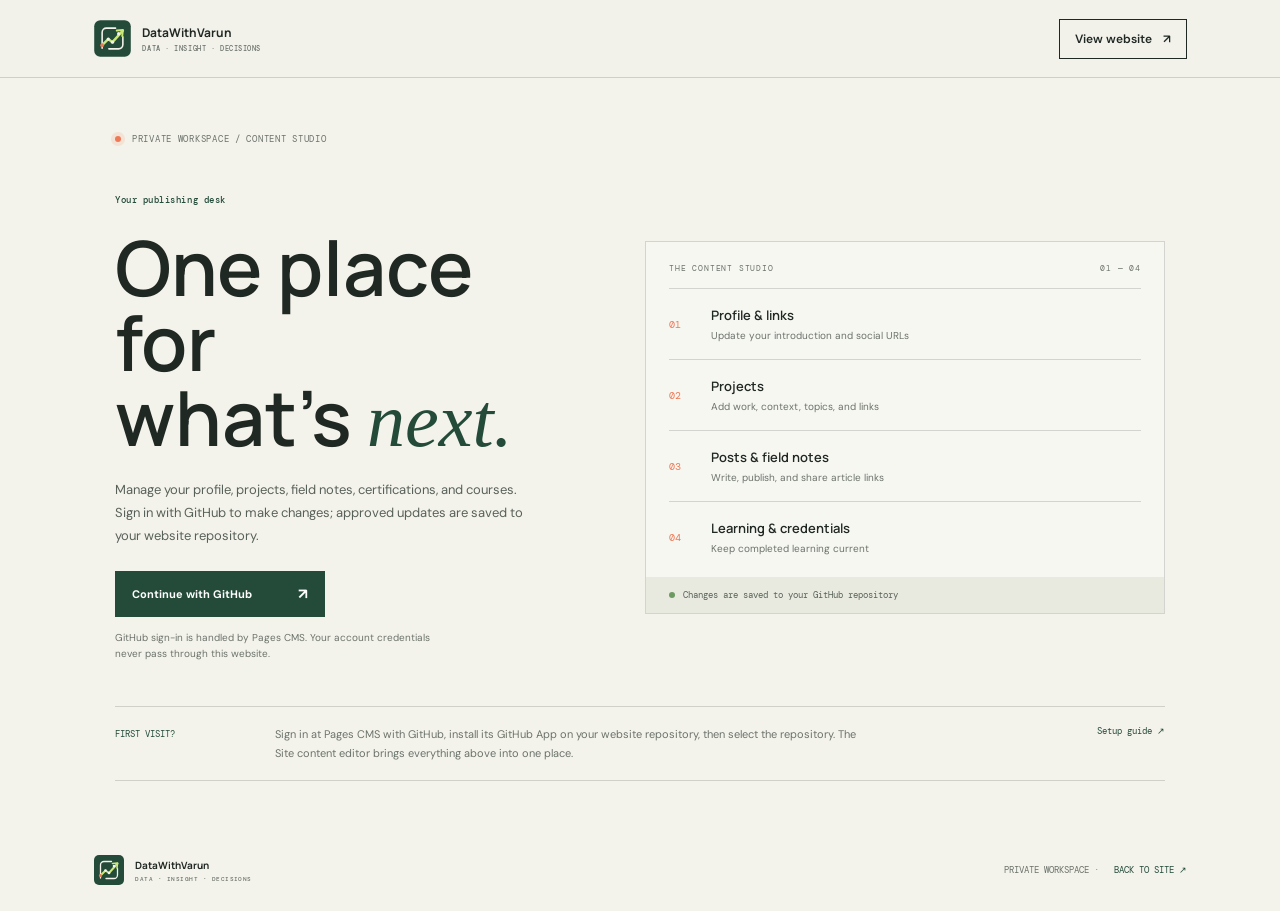
<file: admin.html>
<!doctype html>
<html lang="en">
  <head>
    <meta charset="utf-8">
    <meta name="viewport" content="width=device-width, initial-scale=1">
    <meta name="theme-color" content="#f3f3eb">
    <meta name="robots" content="noindex, nofollow">
    <title>Studio — DataWithVarun</title>
    <link rel="icon" href="assets/datawithvarun-mark.svg" type="image/svg+xml">
    <link rel="preconnect" href="https://fonts.googleapis.com">
    <link rel="preconnect" href="https://fonts.gstatic.com" crossorigin>
    <link href="https://fonts.googleapis.com/css2?family=DM+Mono:wght@400;500&family=DM+Sans:wght@400;500;600;700&family=Manrope:wght@400;500;600;700;800&display=swap" rel="stylesheet">
    <link rel="stylesheet" href="styles.css">
  </head>
  <body class="admin-page">
    <header class="site-header admin-header">
      <a class="wordmark" href="index.html" aria-label="DataWithVarun home"><img class="brand-mark" src="assets/datawithvarun-mark.svg" alt=""><span class="brand-type"><strong>DataWithVarun</strong><span>DATA · INSIGHT · DECISIONS</span></span></a>
      <a class="header-link" href="index.html">View website <span aria-hidden="true">↗</span></a>
    </header>
    <main class="admin-main">
      <div class="admin-overline"><span class="status-dot"></span> PRIVATE WORKSPACE / CONTENT STUDIO</div>
      <div class="admin-layout">
        <section class="admin-intro">
          <p class="eyebrow">Your publishing desk</p>
          <h1>One place for<br>what’s <em>next.</em></h1>
          <p class="admin-description">Manage your profile, projects, field notes, certifications, and courses. Sign in with GitHub to make changes; approved updates are saved to your website repository.</p>
          <a class="button button-dark admin-login" href="https://app.pagescms.org/" target="_blank" rel="noreferrer">Continue with GitHub <span aria-hidden="true">↗</span></a>
          <p class="admin-footnote">GitHub sign-in is handled by Pages CMS. Your account credentials never pass through this website.</p>
        </section>
        <aside class="admin-panel" aria-label="Workspace guide">
          <div class="panel-topline"><span>THE CONTENT STUDIO</span><span>01 — 04</span></div>
          <div class="admin-item"><span class="admin-item-index">01</span><span><strong>Profile &amp; links</strong><small>Update your introduction and social URLs</small></span></div>
          <div class="admin-item"><span class="admin-item-index">02</span><span><strong>Projects</strong><small>Add work, context, topics, and links</small></span></div>
          <div class="admin-item"><span class="admin-item-index">03</span><span><strong>Posts &amp; field notes</strong><small>Write, publish, and share article links</small></span></div>
          <div class="admin-item"><span class="admin-item-index">04</span><span><strong>Learning &amp; credentials</strong><small>Keep completed learning current</small></span></div>
          <div class="panel-status"><span></span> Changes are saved to your GitHub repository</div>
        </aside>
      </div>
      <div class="admin-setup"><span>FIRST VISIT?</span><p>Sign in at Pages CMS with GitHub, install its GitHub App on your website repository, then select the repository. The Site content editor brings everything above into one place.</p><a href="https://pagescms.org/docs/quick-start/" target="_blank" rel="noreferrer">Setup guide ↗</a></div>
    </main>
    <footer class="site-footer admin-footer"><a class="wordmark footer-wordmark" href="index.html"><img class="brand-mark" src="assets/datawithvarun-mark.svg" alt=""><span class="brand-type"><strong>DataWithVarun</strong><span>DATA · INSIGHT · DECISIONS</span></span></a><span class="copyright">PRIVATE WORKSPACE · <a href="index.html">BACK TO SITE ↗</a></span></footer>
  </body>
</html>
</file>
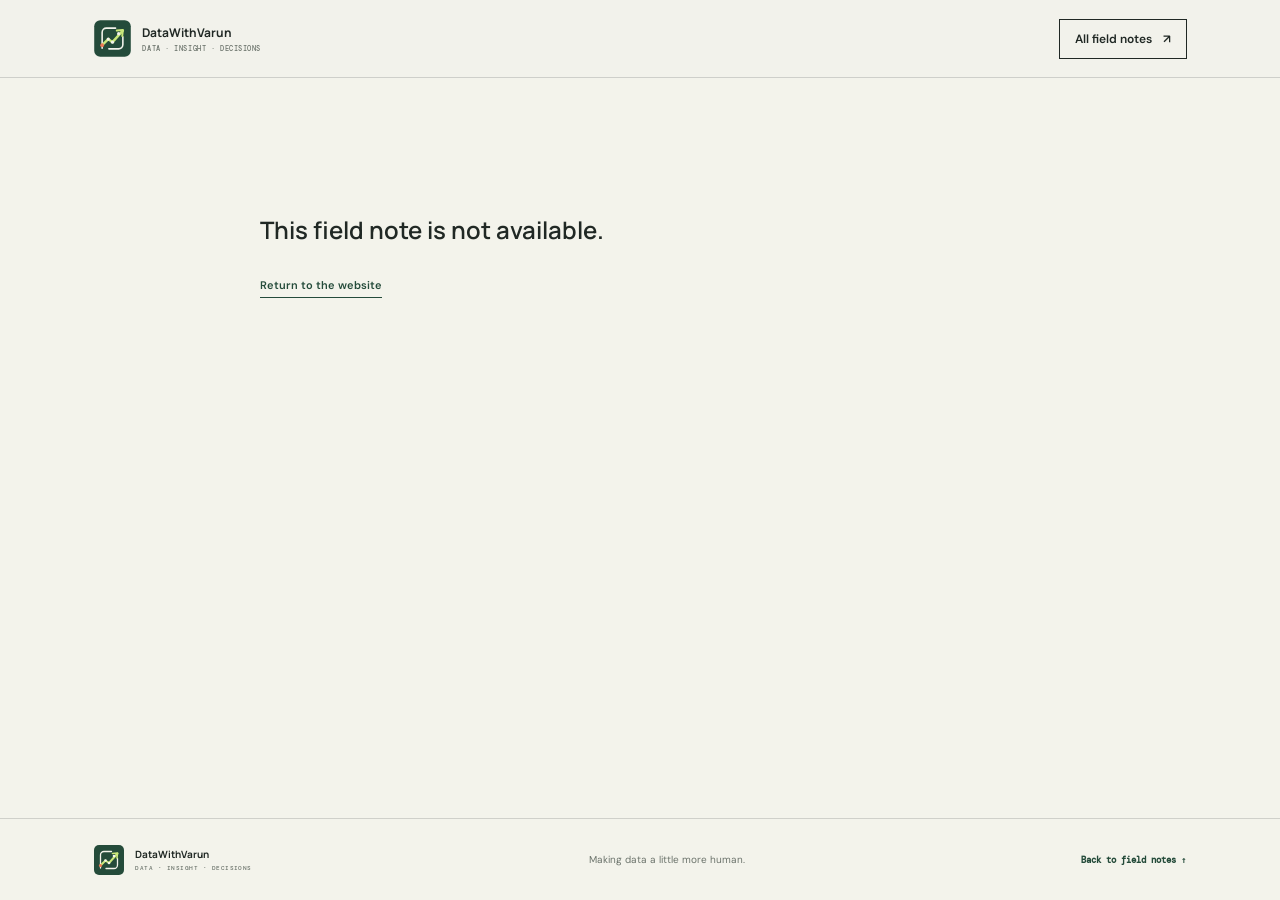
<file: article.html>
<!doctype html>
<html lang="en">
  <head>
    <meta charset="utf-8">
    <meta name="viewport" content="width=device-width, initial-scale=1">
    <meta name="theme-color" content="#f3f3eb">
    <meta name="description" content="A field note from DataWithVarun.">
    <title>Field note — DataWithVarun</title>
    <link rel="icon" href="assets/datawithvarun-mark.svg" type="image/svg+xml">
    <link rel="preconnect" href="https://fonts.googleapis.com">
    <link rel="preconnect" href="https://fonts.gstatic.com" crossorigin>
    <link href="https://fonts.googleapis.com/css2?family=DM+Mono:wght@400;500&family=DM+Sans:wght@400;500;600;700&family=Manrope:wght@400;500;600;700;800&display=swap" rel="stylesheet">
    <link rel="stylesheet" href="styles.css">
    <script src="article.js" defer></script>
  </head>
  <body class="article-page">
    <header class="site-header">
      <a class="wordmark" href="index.html" aria-label="DataWithVarun home"><img class="brand-mark" src="assets/datawithvarun-mark.svg" alt=""><span class="brand-type"><strong>DataWithVarun</strong><span>DATA · INSIGHT · DECISIONS</span></span></a>
      <a class="header-link" href="index.html#notes">All field notes <span aria-hidden="true">↗</span></a>
    </header>
    <main class="article-main" id="article-content" aria-live="polite"><p class="eyebrow">LOADING FIELD NOTE</p></main>
    <footer class="site-footer"><a class="wordmark footer-wordmark" href="index.html"><img class="brand-mark" src="assets/datawithvarun-mark.svg" alt=""><span class="brand-type"><strong>DataWithVarun</strong><span>DATA · INSIGHT · DECISIONS</span></span></a><p>Making data a little more human.</p><a class="footer-back" href="index.html#notes">Back to field notes ↑</a></footer>
  </body>
</html>
</file>
<file: styles.css>
:root {
  color-scheme: light;
  --paper: #f3f3eb;
  --ink: #202824;
  --muted: #6b736b;
  --green: #244b3a;
  --lime: #c9e77a;
  --orange: #ed7957;
  --line: rgba(32, 40, 36, .17);
  --sans: "DM Sans", sans-serif;
  --display: "Manrope", sans-serif;
  --mono: "DM Mono", monospace;
}

* { box-sizing: border-box; }
html { scroll-behavior: smooth; scroll-padding-top: 88px; }
body { margin: 0; background: var(--paper); color: var(--ink); font-family: var(--sans); -webkit-font-smoothing: antialiased; }
a { color: inherit; text-decoration: none; }
button { font: inherit; }
.skip-link { position: absolute; top: -50px; left: 16px; z-index: 30; padding: 10px 14px; background: var(--lime); color: var(--ink); }
.skip-link:focus { top: 12px; }
.site-header { height: 78px; padding: 0 7.3%; display: flex; align-items: center; justify-content: space-between; border-bottom: 1px solid var(--line); position: relative; z-index: 10; background: rgba(243, 243, 235, .95); }
.wordmark { display: inline-flex; align-items: center; gap: 10px; font: 700 14px var(--display); }
.brand-mark { display: block; width: 39px; height: 39px; flex: none; }
.brand-type { display: flex; flex-direction: column; gap: 3px; line-height: 1; }
.brand-type strong { font: 700 12px var(--display); letter-spacing: 0; }
.brand-type > span { color: var(--muted); font: 500 7px var(--mono); letter-spacing: .08em; }
.wordmark-mark { display: grid; place-items: center; width: 32px; height: 32px; color: var(--paper); background: var(--green); font: 700 12px var(--mono); }
.wordmark-mark span, .connect-mark span { color: var(--lime); }
.site-nav { display: flex; align-items: center; gap: 34px; margin-left: 42px; }
.site-nav a, .header-link { font-size: 12px; font-weight: 600; }
.site-nav a { color: #555e57; transition: color .2s ease; }
.site-nav a:hover, .footer-links a:hover { color: var(--orange); }
.header-link { padding: 11px 15px; border: 1px solid var(--ink); transition: background .2s, color .2s; }
.header-link span { margin-left: 8px; }
.header-link:hover { background: var(--ink); color: var(--paper); }
.menu-toggle { display: none; }

.hero { min-height: 625px; padding: 76px 13.8% 60px 15.8%; display: grid; grid-template-columns: 1.1fr .9fr; align-items: center; gap: 5%; position: relative; overflow: hidden; }
.hero::before { content: ""; position: absolute; width: 420px; height: 420px; right: 13%; top: 17%; border: 1px solid rgba(36, 75, 58, .13); border-radius: 50%; }
.hero-copy { position: relative; z-index: 2; padding-bottom: 17px; }
.eyebrow, .section-kicker, .card-meta, .note-category, .learning-kind { font: 500 9px var(--mono); letter-spacing: .06em; }
.eyebrow { color: var(--green); display: flex; align-items: center; gap: 8px; margin: 0 0 24px; }
.status-dot { width: 7px; height: 7px; background: var(--orange); border-radius: 50%; box-shadow: 0 0 0 4px rgba(237, 121, 87, .14); }
h1, h2, h3, p { margin-top: 0; }
h1, h2 { font-family: var(--display); font-weight: 600; letter-spacing: 0; }
h1 { margin-bottom: 21px; font-size: clamp(52px, 6.2vw, 83px); line-height: .99; }
h1 em, h2 em { color: var(--green); font-family: Georgia, serif; font-weight: 400; }
.hero-intro { max-width: 420px; color: #566159; font-size: 14px; line-height: 1.8; }
.hero-actions { display: flex; align-items: center; gap: 26px; margin-top: 27px; }
.button { display: inline-flex; align-items: center; justify-content: space-between; gap: 23px; min-height: 46px; padding: 0 17px; font-size: 11px; font-weight: 700; transition: transform .2s, background .2s; }
.button:hover { transform: translateY(-2px); }
.button-dark { background: var(--green); color: white; }
.button-dark:hover { background: var(--ink); }
.button-dark span, .button-light span { font-size: 15px; }
.text-link, .underlined-link { font-size: 11px; font-weight: 600; }
.text-link span { margin-left: 8px; color: var(--green); }
.hero-socials { display: flex; gap: 24px; margin-top: 43px; }
.hero-socials a { color: var(--green); font: 700 13px var(--display); }
.hero-socials a span { margin-left: 5px; color: #6b736b; font: 500 10px var(--sans); }
.hero-visual { min-height: 418px; display: grid; place-items: center; position: relative; }
.portrait-frame { width: min(100%, 328px); height: 408px; padding: 10px; background: white; border: 1px solid var(--line); transform: rotate(2deg); box-shadow: 0 18px 45px rgba(31, 48, 37, .11); }
.portrait-frame img { width: 100%; height: 100%; display: block; object-fit: cover; object-position: center 42%; filter: saturate(.82); }
.portrait-note { position: absolute; bottom: 21px; left: 1px; display: flex; align-items: center; gap: 9px; padding: 10px 12px; background: var(--lime); font: 500 10px/1.4 var(--mono); transform: rotate(-4deg); }
.note-rule { width: 20px; height: 1px; background: var(--ink); }
.orbit-label { position: absolute; color: var(--green); font: 500 9px var(--mono); letter-spacing: .13em; }
.orbit-top { top: 13px; right: -20px; transform: rotate(90deg); }
.orbit-bottom { bottom: 16px; right: -23px; transform: rotate(90deg); }
.hero-spark { position: absolute; top: 27px; left: 15px; color: var(--orange); font-size: 31px; animation: turn 18s linear infinite; }
.hero-index { position: absolute; right: 7.3%; bottom: 29px; display: flex; align-items: center; gap: 9px; color: var(--muted); font: 9px var(--mono); }
.hero-index > span:first-child { color: var(--orange); }
.index-line { width: 55px; height: 1px; background: var(--line); }

.tool-belt { padding: 18px 0 20px; overflow: hidden; border-top: 1px solid var(--line); border-bottom: 1px solid var(--line); background: #e8eae0; }
.tool-belt-heading { display: flex; justify-content: space-between; padding: 0 13.8% 15px; color: var(--muted); font: 500 8px var(--mono); letter-spacing: .08em; }
.tool-belt-viewport { overflow: hidden; }
.tool-belt-track { display: flex; width: max-content; animation: tool-belt-scroll 38s linear infinite; }
.tool-belt:hover .tool-belt-track, .tool-belt:focus-within .tool-belt-track { animation-play-state: paused; }
.tool-belt-group { display: flex; flex: none; align-items: center; gap: 48px; padding-right: 48px; }
.tool-belt-item { display: inline-flex; min-width: 128px; align-items: center; gap: 11px; color: #414b43; font: 600 11px var(--display); white-space: nowrap; }
.tool-belt-item img { display: block; width: 22px; height: 22px; object-fit: contain; }
.tool-belt-glyph { display: grid; width: 22px; height: 22px; flex: none; place-items: center; border: 1px solid rgba(32,40,36,.2); background: #f3f3eb; color: var(--green); font: 700 8px var(--mono); }

.intro-band { padding: 38px 13.8% 45px; background: #e8eae0; }
.section-kicker { display: flex; justify-content: space-between; padding-bottom: 15px; border-bottom: 1px solid var(--line); color: var(--muted); }
.intro-layout { display: grid; grid-template-columns: 1.05fr .95fr; gap: 8%; align-items: start; padding: 48px 0 40px; }
h2 { margin-bottom: 0; font-size: clamp(39px, 4.3vw, 57px); line-height: 1.08; }
.intro-text { max-width: 405px; padding-top: 5px; color: #586159; font-size: 13px; line-height: 1.8; }
.underlined-link { display: inline-block; margin-top: 8px; padding-bottom: 5px; color: var(--green); border-bottom: 1px solid var(--green); }
.underlined-link span { margin-left: 8px; }
.audience-strip { display: grid; grid-template-columns: repeat(4, 1fr); padding-top: 18px; border-top: 1px solid var(--line); }
.audience-strip span { color: #535d54; font: 500 10px var(--mono); }
.audience-strip span:not(:first-child) { padding-left: 17px; border-left: 1px solid var(--line); }

.section-pad { padding-left: 13.8%; padding-right: 13.8%; }
.projects-section { padding-top: 65px; padding-bottom: 68px; }
.section-heading { display: flex; align-items: end; justify-content: space-between; gap: 36px; margin: 43px 0 29px; }
.section-heading .eyebrow { margin-bottom: 12px; }
.section-heading h2 { font-size: clamp(38px, 4vw, 52px); }
.section-aside { max-width: 285px; margin-bottom: 4px; color: var(--muted); font-size: 12px; line-height: 1.7; }
.project-grid { display: grid; grid-template-columns: repeat(3, minmax(0, 1fr)); gap: 17px; }
.project-card { min-width: 0; background: #fafaf5; border: 1px solid var(--line); transition: transform .25s, box-shadow .25s; }
.project-card:hover { transform: translateY(-4px); box-shadow: 0 15px 32px rgba(31, 48, 37, .09); }
.visual { height: 190px; position: relative; overflow: hidden; }
.visual-performance { padding: 16px 18px; background: #d7e5d6; }
.visual-topline { display: flex; justify-content: space-between; color: #586a5d; font: 8px var(--mono); }
.metric-row { display: flex; gap: 8px; margin-top: 17px; }
.metric-row > span { width: 29%; height: 38px; padding: 8px; background: rgba(255,255,255,.61); display: flex; flex-direction: column; gap: 5px; }
.metric-row i { display: block; width: 75%; height: 3px; background: #9cad9b; }
.metric-row i:first-child { width: 43%; background: #607c65; }
.chart-area { height: 73px; margin-top: 10px; position: relative; }
.chart-bars { height: 100%; display: flex; align-items: end; gap: 6px; padding: 0 9px; }
.chart-bars i { flex: 1; height: 42%; background: #789981; }
.chart-bars i:nth-child(3n) { height: 68%; background: #ed7957; }
.chart-bars i:nth-child(2n) { height: 55%; }
.chart-bars i:nth-child(4n) { height: 90%; }
.chart-baseline { position: absolute; bottom: 0; left: 0; right: 0; border-top: 1px solid #87998a; }
.visual-caption { position: absolute; right: 15px; top: 13px; color: #60715f; font: 8px var(--mono); }
.visual-architecture { background: #ede1cf; display: flex; align-items: center; justify-content: center; gap: 17px; }
.arch-node { position: relative; z-index: 1; display: grid; place-items: center; width: 63px; height: 49px; background: #f9f5ed; border: 1px solid rgba(32,40,36,.23); color: var(--green); font: 8px var(--mono); }
.arch-model { background: var(--green); color: white; }
.arch-connector { width: 17px; position: absolute; top: 94px; height: 1px; background: #9d8061; }
.connector-one { left: calc(50% - 48px); }
.connector-two { right: calc(50% - 48px); }
.arch-caption { position: absolute; bottom: 14px; left: 0; right: 0; text-align: center; color: #81735e; font: 8px var(--mono); letter-spacing: .1em; }
.arch-spark { position: absolute; top: 20px; right: 24px; color: var(--orange); font-size: 22px; }
.visual-people { background: #e6dfe8; display: grid; place-items: center; }
.people-ring { position: absolute; border: 1px solid rgba(72, 66, 79, .25); border-radius: 50%; }
.ring-one { width: 114px; height: 114px; }
.ring-two { width: 155px; height: 155px; border-style: dashed; }
.people-center { display: grid; place-items: center; width: 57px; height: 57px; border-radius: 50%; background: var(--green); color: white; text-align: center; font: 8px/1.3 var(--mono); }
.people-dot { position: absolute; width: 11px; height: 11px; border: 2px solid #e6dfe8; border-radius: 50%; background: var(--orange); }
.dot-one { top: 41px; left: 42%; }
.dot-two { bottom: 43px; right: 32%; background: #769268; }
.dot-three { top: 76px; right: 27%; background: #c39a55; }
.people-caption { position: absolute; bottom: 14px; left: 0; right: 0; text-align: center; color: #665c69; font: 8px var(--mono); }
.project-info { padding: 17px 16px 19px; }
.card-meta { display: flex; align-items: center; justify-content: space-between; gap: 8px; color: var(--muted); font-size: 8px; }
.project-number { display: grid; width: 28px; height: 28px; flex: none; place-items: center; background: var(--orange); color: var(--ink); font: 700 10px var(--mono); }
.project-info h3 { min-height: 46px; margin: 15px 0 8px; font: 600 16px/1.4 var(--display); }
.project-info > p { min-height: 76px; margin-bottom: 15px; color: #626a63; font-size: 11px; line-height: 1.7; }
.tag-list { display: flex; flex-wrap: wrap; gap: 6px; }
.tag-list span { padding: 5px 7px; background: #e9ece3; color: #4c5d50; font: 8px var(--mono); }
.edit-hint { margin: 17px 0 0; color: #788078; font: 9px var(--mono); }
.edit-hint code { color: var(--green); }

.notes-section { background: #244b3a; color: var(--paper); }
.notes-inner { padding-top: 56px; padding-bottom: 62px; }
.notes-section .section-kicker { border-color: rgba(255,255,255,.25); color: #c0c9be; }
.notes-section .eyebrow { color: var(--lime); }
.notes-section h2 em { color: var(--lime); }
.notes-section .section-aside { color: #c6cec4; }
.notes-list { border-top: 1px solid rgba(255,255,255,.25); }
.note-row { display: grid; grid-template-columns: 45px 1fr 110px; gap: 18px; align-items: start; padding: 22px 0; border-bottom: 1px solid rgba(255,255,255,.25); }
.note-number { padding-top: 2px; color: var(--lime); font: 10px var(--mono); }
.note-category { color: #c0c9be; font-size: 8px; }
.note-copy h3 { margin: 6px 0 4px; font: 600 18px var(--display); }
.note-copy p { margin: 0; color: #c6cec4; font-size: 11px; line-height: 1.7; }
.note-read { display: flex; justify-content: space-between; padding-top: 17px; color: var(--lime); font: 9px var(--mono); }
.notes-section .edit-hint { color: #c0c9be; }
.notes-section .edit-hint code { color: var(--lime); }

.learning-section { padding-top: 63px; padding-bottom: 67px; }
.learning-layout { display: grid; grid-template-columns: .8fr 1.2fr; gap: 9%; padding-top: 46px; }
.learning-layout .eyebrow { margin-bottom: 12px; }
.learning-layout h2 { font-size: clamp(38px, 4vw, 52px); }
.learning-intro { max-width: 290px; margin-top: 17px; color: var(--muted); font-size: 12px; line-height: 1.75; }
.learning-list { border-top: 1px solid var(--line); }
.learning-row { display: grid; grid-template-columns: 34px 1fr 18px; align-items: start; gap: 13px; padding: 18px 0; border-bottom: 1px solid var(--line); }
.learning-index { display: grid; place-items: center; width: 29px; height: 29px; border: 1px solid var(--line); color: var(--green); font: 9px var(--mono); }
.learning-kind { color: var(--green); font-size: 8px; }
.learning-row h3 { margin: 5px 0 4px; font: 600 14px var(--display); }
.learning-row p { margin: 0; color: var(--muted); font-size: 10px; }
.learning-arrow { color: var(--orange); font-size: 15px; }

.connect-band { min-height: 270px; padding: 53px 13.8%; position: relative; display: grid; grid-template-columns: 1.1fr .9fr; align-items: center; gap: 8%; overflow: hidden; background: var(--orange); }
.connect-band .eyebrow { color: #4e352d; }
.connect-band h2 { font-size: clamp(36px, 4vw, 50px); }
.connect-side { position: relative; z-index: 1; max-width: 320px; }
.connect-side p { color: #503d35; font-size: 12px; line-height: 1.8; }
.button-light { background: var(--paper); color: var(--ink); }
.button-light:hover { background: var(--lime); }
.connect-mark { position: absolute; right: 4%; bottom: -68px; color: rgba(32,40,36,.09); font: 800 250px/.9 var(--display); letter-spacing: 0; }
.connect-mark span { color: rgba(32,40,36,.1); }
.site-footer { min-height: 82px; padding: 15px 7.3%; display: flex; align-items: center; justify-content: space-between; gap: 15px; }
.footer-wordmark { font-size: 12px; }
.footer-wordmark .brand-mark { width: 32px; height: 32px; }
.footer-wordmark .brand-type strong { font-size: 10px; }
.footer-wordmark .brand-type > span { font-size: 6px; }
.footer-wordmark .wordmark-mark { width: 27px; height: 27px; }
.site-footer > p { margin: 0; color: var(--muted); font-size: 10px; }
.footer-links { display: flex; gap: 16px; font-size: 10px; font-weight: 600; }
.copyright { color: var(--muted); font: 9px var(--mono); }
.content-empty { grid-column: 1 / -1; margin: 0; padding: 23px 0; color: var(--muted); font-size: 12px; }
.content-empty-light { color: #c6cec4; }
.note-row { color: inherit; text-decoration: none; }
.note-row:hover .note-copy h3 { color: var(--lime); }
.project-title-link { color: inherit; transition: color .2s; }
.project-title-link:hover { color: var(--green); }
.learning-arrow { align-self: start; }

.admin-page { min-height: 100vh; display: flex; flex-direction: column; }
.admin-header { flex: none; }
.admin-main { width: min(100% - 48px, 1050px); margin: 0 auto; padding: 55px 0 48px; flex: 1; }
.admin-overline { display: flex; align-items: center; gap: 11px; color: var(--muted); font: 9px var(--mono); letter-spacing: .08em; }
.admin-overline .status-dot { width: 6px; height: 6px; }
.admin-layout { display: grid; grid-template-columns: .9fr 1.1fr; gap: 10%; align-items: center; padding: 49px 0 44px; }
.admin-intro h1 { margin: 0 0 19px; font-size: clamp(54px, 6vw, 76px); }
.admin-intro h1 em { color: var(--green); }
.admin-description { max-width: 410px; margin-bottom: 23px; color: #586159; font-size: 13px; line-height: 1.8; }
.admin-login { min-width: 210px; }
.admin-footnote { max-width: 320px; margin: 13px 0 0; color: var(--muted); font-size: 10px; line-height: 1.6; }
.admin-panel { padding: 21px 23px 0; border: 1px solid var(--line); background: rgba(250, 250, 245, .72); }
.panel-topline { display: flex; justify-content: space-between; padding-bottom: 15px; color: var(--muted); font: 8px var(--mono); letter-spacing: .1em; }
.admin-item { display: grid; grid-template-columns: 30px 1fr; gap: 12px; align-items: center; padding: 17px 0; border-top: 1px solid var(--line); }
.admin-item-index { color: var(--orange); font: 10px var(--mono); }
.admin-item strong, .admin-item small { display: block; }
.admin-item strong { font: 600 13px var(--display); }
.admin-item small { margin-top: 5px; color: var(--muted); font-size: 10px; }
.panel-status { display: flex; align-items: center; gap: 8px; margin: 5px -23px 0; padding: 12px 23px; background: #e8eae0; color: #596359; font: 9px var(--mono); }
.panel-status span { width: 6px; height: 6px; border-radius: 50%; background: #6d9a62; }
.admin-setup { display: grid; grid-template-columns: 140px 1fr auto; gap: 20px; align-items: start; padding: 18px 0; border-top: 1px solid var(--line); border-bottom: 1px solid var(--line); }
.admin-setup > span { padding-top: 3px; color: var(--green); font: 9px var(--mono); }
.admin-setup p { max-width: 600px; margin: 0; color: var(--muted); font-size: 11px; line-height: 1.7; }
.admin-setup > a, .admin-footer .copyright a, .footer-back { color: var(--green); font: 9px var(--mono); }
.admin-footer { flex: none; }
.admin-footer .copyright { display: flex; gap: 15px; align-items: center; }

.article-page { min-height: 100vh; display: flex; flex-direction: column; }
.article-main { width: min(100% - 48px, 760px); margin: 0 auto; padding: 75px 0 90px; flex: 1; }
.article-back { display: inline-block; margin-bottom: 52px; color: var(--green); font-size: 11px; font-weight: 600; }
.article-category { margin-bottom: 15px; color: var(--green); }
.article-main h1 { max-width: 740px; margin-bottom: 16px; font-size: clamp(42px, 6vw, 68px); line-height: 1.08; }
.article-date { margin-bottom: 34px; color: var(--muted); font: 10px var(--mono); }
.article-body { padding-top: 28px; border-top: 1px solid var(--line); color: #434d45; font-size: 15px; line-height: 1.9; white-space: pre-wrap; }
.article-body p { margin-bottom: 22px; }
.article-related-link { margin-top: 12px; }
.article-error { margin-top: 60px; font: 600 24px var(--display); }
.article-page .site-footer { border-top: 1px solid var(--line); }
.footer-back { font-weight: 600; }

@keyframes turn { to { transform: rotate(360deg); } }
@keyframes tool-belt-scroll { to { transform: translateX(-50%); } }
@media (prefers-reduced-motion: reduce) { *, *::before, *::after { scroll-behavior: auto !important; animation-duration: .01ms !important; transition-duration: .01ms !important; } }
@media (max-width: 900px) {
  .site-header { padding: 0 5%; }
  .hero { padding: 65px 8% 60px; }
  .hero::before { right: 6%; }
  .hero-index { right: 5%; }
  .tool-belt-heading { padding-right: 8%; padding-left: 8%; }
  .intro-band, .section-pad { padding-left: 8%; padding-right: 8%; }
  .connect-band { padding-left: 8%; padding-right: 8%; }
  .project-grid { grid-template-columns: repeat(2, minmax(0, 1fr)); }
  .site-footer { padding-left: 5%; padding-right: 5%; }
  .admin-layout { gap: 6%; }
  .admin-setup { grid-template-columns: 110px 1fr; }
  .admin-setup > a { grid-column: 2; }
}
@media (max-width: 640px) {
  html { scroll-padding-top: 70px; }
  .site-header { min-height: 66px; height: auto; padding: 0 20px; flex-wrap: wrap; }
  .wordmark { font-size: 13px; }
  .brand-mark { width: 35px; height: 35px; }
  .menu-toggle { width: 38px; height: 38px; display: flex; flex-direction: column; align-items: center; justify-content: center; gap: 5px; margin-left: auto; margin-right: 12px; border: 1px solid var(--line); background: transparent; order: 1; }
  .menu-toggle span { width: 15px; height: 1px; background: var(--ink); transition: transform .2s; }
  .menu-toggle[aria-expanded="true"] span:first-child { transform: translateY(3px) rotate(45deg); }
  .menu-toggle[aria-expanded="true"] span:last-child { transform: translateY(-3px) rotate(-45deg); }
  .site-nav { display: none; position: static; order: 3; flex-basis: 100%; margin: 0; padding: 12px 0 19px; align-items: stretch; gap: 0; flex-direction: column; background: var(--paper); border-bottom: 1px solid var(--line); }
  .site-nav.is-open { display: flex; }
  .site-nav a { padding: 12px 0; border-bottom: 1px solid var(--line); }
  .site-nav a:last-child { border-bottom: 0; }
  .header-link { order: 2; padding: 10px 11px; font-size: 10px; }
  .header-link span { margin-left: 3px; }
  .hero { min-height: auto; padding: 48px 23px 58px; grid-template-columns: 1fr; gap: 32px; }
  .hero-copy { padding: 0; }
  .eyebrow { font-size: 8px; }
  h1 { font-size: clamp(54px, 15vw, 72px); }
  .hero-intro { max-width: 430px; font-size: 13px; }
  .hero-actions { gap: 18px; }
  .hero-socials { margin-top: 28px; gap: 19px; }
  .hero-visual { min-height: 355px; width: min(100%, 410px); justify-self: center; }
  .portrait-frame { width: min(78%, 290px); height: 350px; }
  .hero::before { width: 310px; height: 310px; top: auto; right: 50%; bottom: 7%; transform: translateX(50%); }
  .orbit-top { right: 0; }
  .orbit-bottom { right: 0; }
  .hero-spark { top: 2px; left: 4%; }
  .hero-index { right: 22px; bottom: 17px; font-size: 8px; }
  .tool-belt { padding-top: 15px; padding-bottom: 16px; }
  .tool-belt-heading { padding: 0 23px 12px; font-size: 7px; }
  .tool-belt-group { gap: 32px; padding-right: 32px; }
  .tool-belt-item { min-width: 112px; font-size: 10px; }
  .tool-belt-item img { width: 20px; height: 20px; }
  .intro-band, .section-pad { padding-left: 23px; padding-right: 23px; }
  .intro-band { padding-top: 27px; padding-bottom: 32px; }
  .section-kicker { font-size: 7px; gap: 12px; }
  .section-kicker span:last-child { text-align: right; }
  .intro-layout { grid-template-columns: 1fr; gap: 19px; padding: 32px 0 25px; }
  h2 { font-size: 41px; }
  .intro-text { font-size: 12px; }
  .audience-strip { grid-template-columns: repeat(2, 1fr); row-gap: 14px; }
  .audience-strip span { font-size: 9px; }
  .audience-strip span:nth-child(3) { padding-left: 0; border-left: 0; }
  .projects-section { padding-top: 42px; padding-bottom: 44px; }
  .section-heading { display: block; margin: 31px 0 22px; }
  .section-heading h2 { font-size: 40px; }
  .section-aside { max-width: 360px; margin-top: 12px; font-size: 11px; }
  .project-grid { grid-template-columns: 1fr; gap: 14px; }
  .project-card:last-child { display: block; }
  .visual { height: 180px; }
  .project-info h3, .project-info > p { min-height: 0; }
  .project-info > p { margin-bottom: 13px; }
  .notes-inner { padding-top: 41px; padding-bottom: 43px; }
  .note-row { grid-template-columns: 26px 1fr; gap: 10px; padding: 19px 0; }
  .note-copy h3 { font-size: 16px; }
  .note-read { grid-column: 2; padding-top: 0; justify-content: start; gap: 10px; }
  .learning-section { padding-top: 42px; padding-bottom: 45px; }
  .learning-layout { grid-template-columns: 1fr; gap: 19px; padding-top: 31px; }
  .learning-layout h2 { font-size: 40px; }
  .learning-intro { margin-top: 11px; }
  .connect-band { min-height: auto; padding: 40px 23px; grid-template-columns: 1fr; gap: 20px; }
  .connect-band h2 { font-size: 39px; }
  .connect-side { max-width: 350px; }
  .connect-mark { right: -20px; bottom: -24px; font-size: 150px; }
  .site-footer { padding: 20px 23px; display: grid; grid-template-columns: 1fr auto; row-gap: 15px; }
  .site-footer > p { grid-row: 2; }
  .footer-links { grid-column: 1 / -1; grid-row: 3; }
  .copyright { grid-column: 2; grid-row: 1; }
  .admin-main { width: auto; padding: 38px 23px 35px; }
  .admin-layout { grid-template-columns: 1fr; gap: 32px; padding: 32px 0; }
  .admin-intro h1 { font-size: 55px; }
  .admin-panel { padding-left: 16px; padding-right: 16px; }
  .panel-status { margin-left: -16px; margin-right: -16px; padding-left: 16px; padding-right: 16px; }
  .admin-setup { grid-template-columns: 1fr; gap: 9px; }
  .admin-setup > a { grid-column: auto; }
  .admin-footer { display: flex; flex-wrap: wrap; }
  .admin-footer .copyright { grid-column: auto; grid-row: auto; }
  .article-main { width: auto; padding: 46px 23px 60px; }
  .article-back { margin-bottom: 39px; }
  .article-main h1 { font-size: 43px; }
  .article-body { font-size: 14px; }
}
</file>
